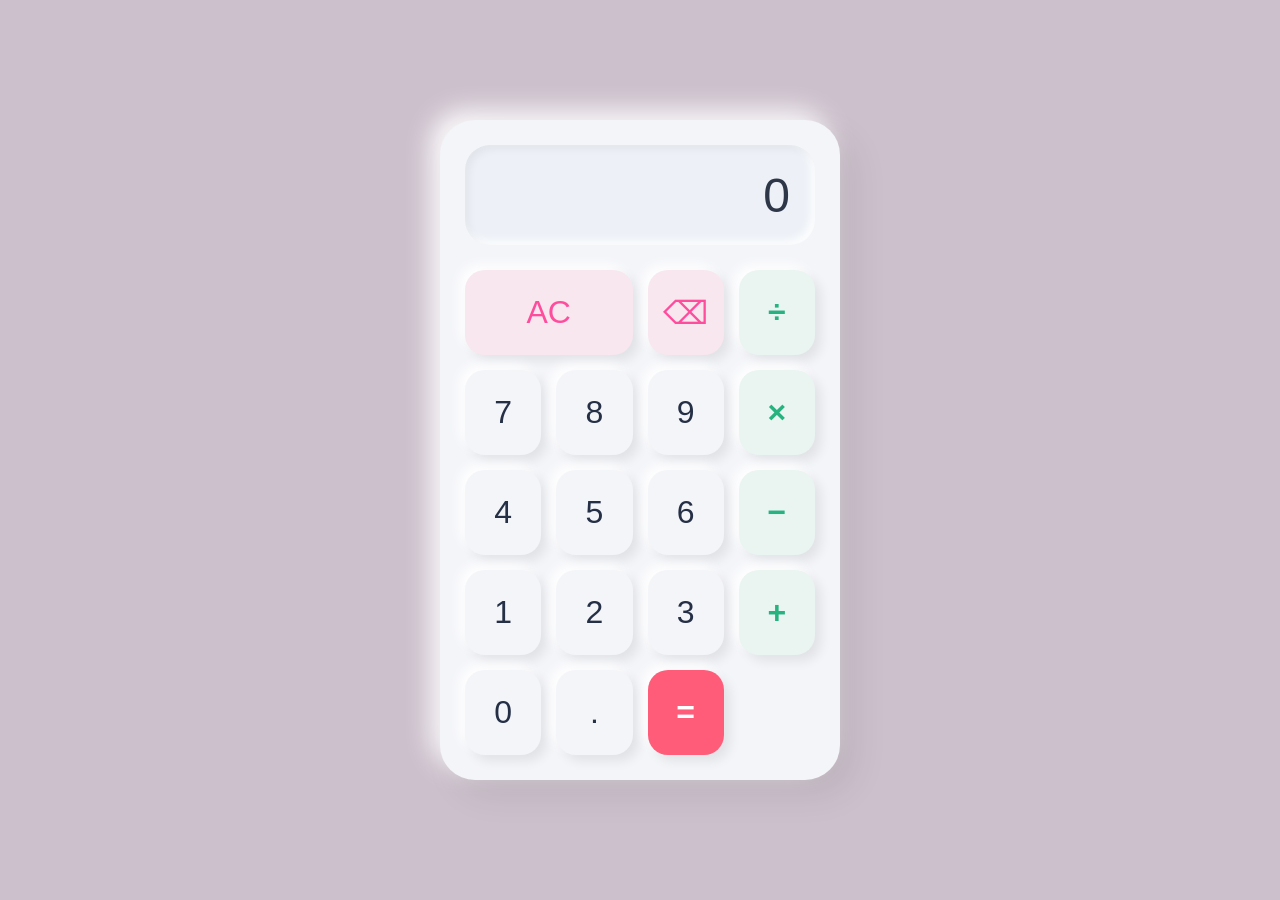
<file: Chetana_Task1/index.html>
<!DOCTYPE html>
<html lang="en">
<head>
    <meta charset="UTF-8">
    <meta name="viewport" content="width=device-width, initial-scale=1.0">
    <title>Light Calculator</title>
    <link rel="stylesheet" href="style.css">
</head>
<body>

<div class="calculator">

    <input type="text" id="display" value="0" readonly>

    <button class="ac">AC</button>
    <button class="delete">⌫</button>
    <button class="operator">÷</button>

    <button>7</button>
    <button>8</button>
    <button>9</button>
    <button class="operator">×</button>

    <button>4</button>
    <button>5</button>
    <button>6</button>
    <button class="operator">−</button>

    <button>1</button>
    <button>2</button>
    <button>3</button>
    <button class="operator">+</button>

    <button>0</button>
    <button>.</button>
    <button class="equal">=</button>

</div>

<script src="script.js"></script>

</body>
</html>
</file>
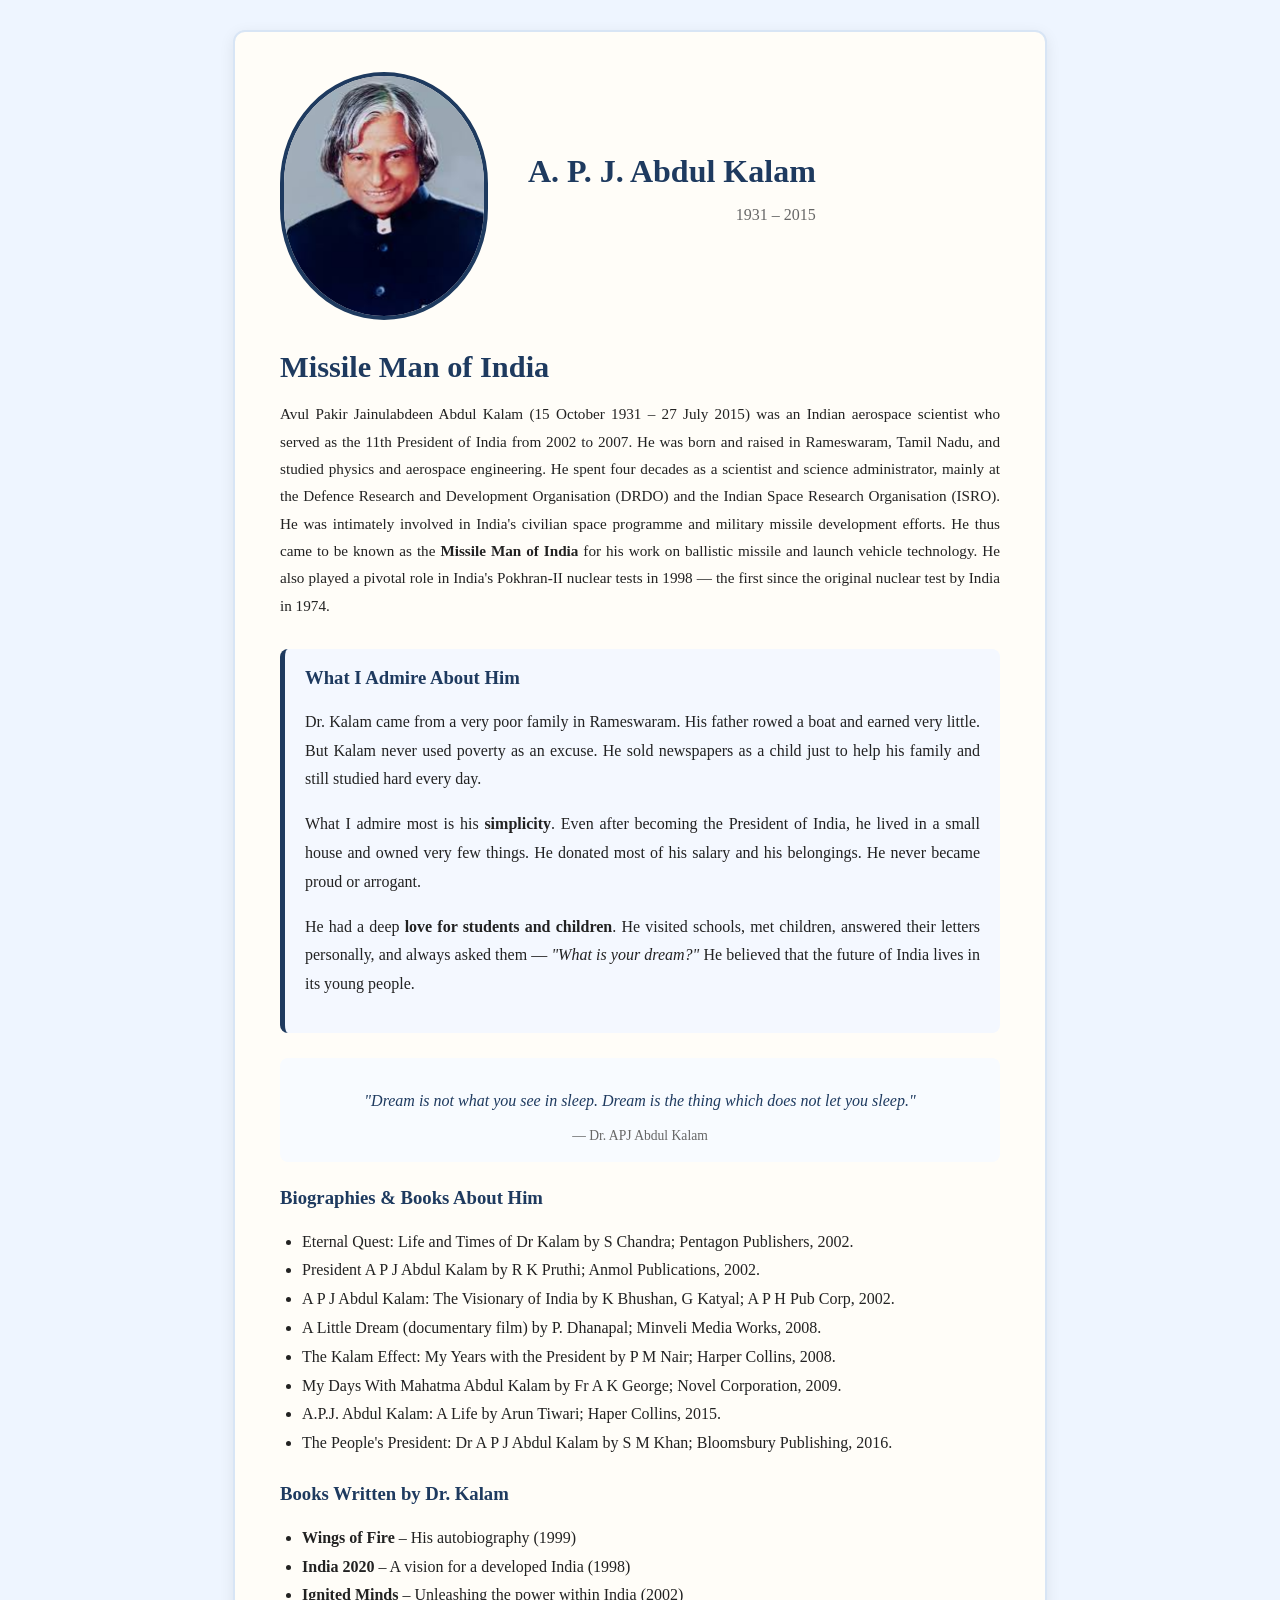
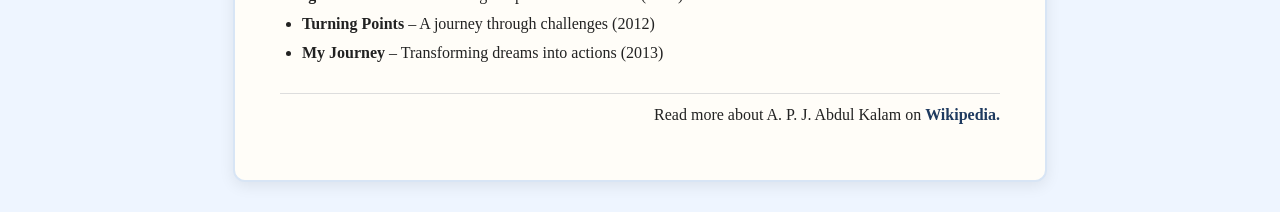
<file: Chetana_Task2/index.html>
<!DOCTYPE html>
<html lang="en">
<head>
  <meta charset="UTF-8" />
  <meta name="viewport" content="width=device-width, initial-scale=1.0"/>
  <title>Tribute to Dr. APJ Abdul Kalam</title>
  <link rel="stylesheet" href="style.css" />
</head>
<body>

  <div class="page">

    <!-- TOP: Photo + Name -->
    <div class="top-section">
      <div class="photo-box">
       <img src="kalam.jpg" alt="Dr. APJ Abdul Kalam">
      </div>
      <div class="name-box">
        <h1>A. P. J. Abdul Kalam</h1>
        <p class="years">1931 – 2015</p>
      </div>
    </div>

    <!-- TITLE -->
    <h2 class="main-title">Missile Man of India</h2>

    <!-- ABOUT PARAGRAPH -->
    <p class="about">
      Avul Pakir Jainulabdeen Abdul Kalam (15 October 1931 – 27 July 2015) was an Indian
      aerospace scientist who served as the 11th President of India from 2002 to 2007.
      He was born and raised in Rameswaram, Tamil Nadu, and studied physics and aerospace
      engineering. He spent four decades as a scientist and science administrator, mainly
      at the Defence Research and Development Organisation (DRDO) and the Indian Space
      Research Organisation (ISRO). He was intimately involved in India's civilian space
      programme and military missile development efforts. He thus came to be known as the
      <strong>Missile Man of India</strong> for his work on ballistic missile and launch
      vehicle technology. He also played a pivotal role in India's Pokhran-II nuclear
      tests in 1998 — the first since the original nuclear test by India in 1974.
    </p>

    <!-- WHAT I ADMIRE -->
    <div class="admire-box">
      <h3>What I Admire About Him</h3>
      <p>
        Dr. Kalam came from a very poor family in Rameswaram. His father rowed a boat
        and earned very little. But Kalam never used poverty as an excuse. He sold
        newspapers as a child just to help his family and still studied hard every day.
      </p>
      <p>
        What I admire most is his <strong>simplicity</strong>. Even after becoming the
        President of India, he lived in a small house and owned very few things. He
        donated most of his salary and his belongings. He never became proud or arrogant.
      </p>
      <p>
        He had a deep <strong>love for students and children</strong>. He visited schools,
        met children, answered their letters personally, and always asked them — <em>"What
        is your dream?"</em> He believed that the future of India lives in its young people.
      </p>
     
    </div>

    <!-- QUOTE -->
    <div class="quote">
      <p>
        "Dream is not what you see in sleep. Dream is the thing which does not let you sleep."
      </p>
      <span>— Dr. APJ Abdul Kalam</span>
    </div>

    <!-- BIOGRAPHIES -->
    <div class="biographies">
      <h3>Biographies &amp; Books About Him</h3>
      <ul>
        <li>Eternal Quest: Life and Times of Dr Kalam by S Chandra; Pentagon Publishers, 2002.</li>
        <li>President A P J Abdul Kalam by R K Pruthi; Anmol Publications, 2002.</li>
        <li>A P J Abdul Kalam: The Visionary of India by K Bhushan, G Katyal; A P H Pub Corp, 2002.</li>
        <li>A Little Dream (documentary film) by P. Dhanapal; Minveli Media Works, 2008.</li>
        <li>The Kalam Effect: My Years with the President by P M Nair; Harper Collins, 2008.</li>
        <li>My Days With Mahatma Abdul Kalam by Fr A K George; Novel Corporation, 2009.</li>
        <li>A.P.J. Abdul Kalam: A Life by Arun Tiwari; Haper Collins, 2015.</li>
        <li>The People's President: Dr A P J Abdul Kalam by S M Khan; Bloomsbury Publishing, 2016.</li>
      </ul>
    </div>

    <!-- BOOKS HE WROTE -->
    <div class="biographies">
      <h3>Books Written by Dr. Kalam</h3>
      <ul>
        <li><strong>Wings of Fire</strong> – His autobiography (1999)</li>
        <li><strong>India 2020</strong> – A vision for a developed India (1998)</li>
        <li><strong>Ignited Minds</strong> – Unleashing the power within India (2002)</li>
        <li><strong>Turning Points</strong> – A journey through challenges (2012)</li>
        <li><strong>My Journey</strong> – Transforming dreams into actions (2013)</li>
      </ul>
    </div>

    <!-- WIKIPEDIA LINK -->
    <p class="wiki-link">
      Read more about A. P. J. Abdul Kalam on
      <a href="https://en.wikipedia.org/wiki/A._P._J._Abdul_Kalam" target="_blank">Wikipedia.</a>
    </p>

  </div>

</body>
</html>
</file>
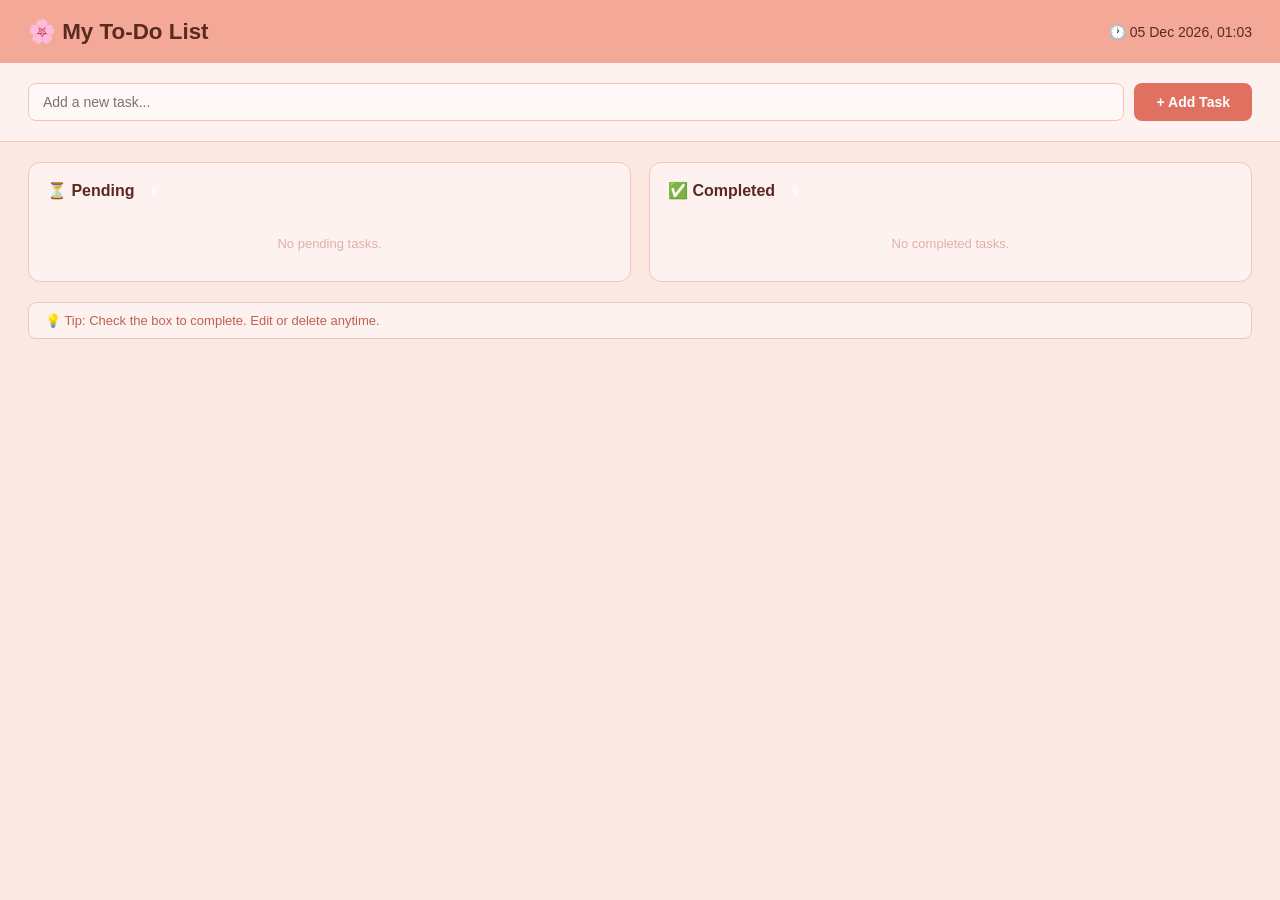
<file: Chetana_Task3/index.html>
<!DOCTYPE html>
<html lang="en">
<head>
  <meta charset="UTF-8" />
  <title>My To-Do List</title>
  <link rel="stylesheet" href="style.css" />
</head>
<body>

  <header>
    <h1>🌸 My To-Do List</h1>
    <span id="clock"></span>
  </header>

  <div class="input-row">
    <input type="text" id="inp" placeholder="Add a new task..." />
    <button onclick="addTask()">+ Add Task</button>
  </div>

  <div class="cols">
    <div class="box">
      <h2 class="pink">⏳ Pending <span class="badge pink" id="pc">0</span></h2>
      <div id="pendingList"></div>
    </div>
    <div class="box">
      <h2 class="teal">✅ Completed <span class="badge teal" id="cc">0</span></h2>
      <div id="completedList"></div>
    </div>
  </div>

  <div class="tip">💡 Tip: Check the box to complete. Edit or delete anytime.</div>

  <script src="script.js"></script>
</body>
</html>
</file>
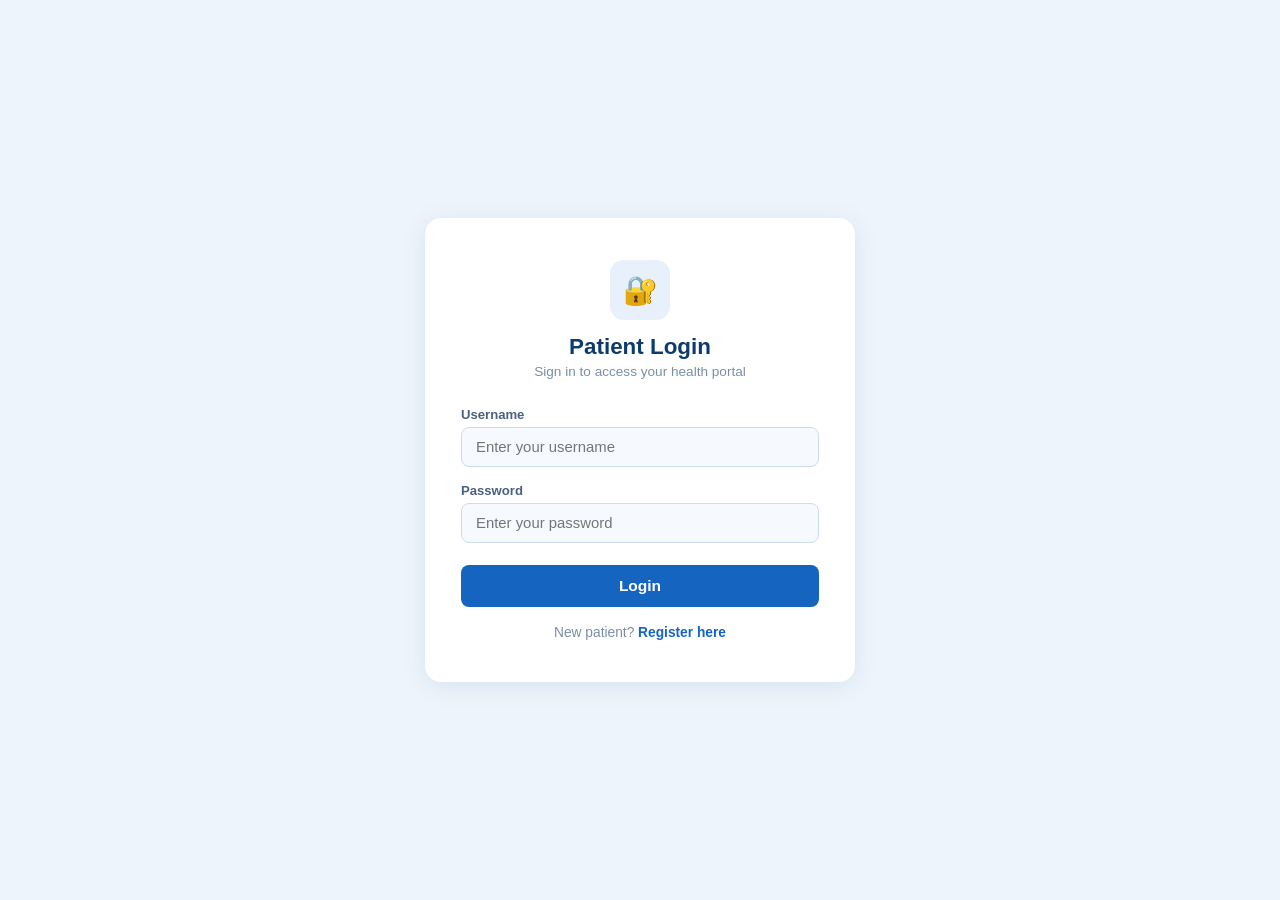
<file: Chetana_Task4/index.html>
<!DOCTYPE html>
<html lang="en">
<head>
  <meta charset="UTF-8"/>
  <meta name="viewport" content="width=device-width, initial-scale=1.0"/>
  <title>MediCare — Patient Login</title>
  <link rel="stylesheet" href="style.css"/>
</head>
<body class="auth">

  <div class="card">
    <div class="card-top">
      <div class="icon">🔐</div>
      <h1>Patient Login</h1>
      <p>Sign in to access your health portal</p>
    </div>

    <div id="login-msg" class="msg"></div>

    <form onsubmit="loginPatient(event)">
      <div class="field">
        <label>Username</label>
        <input type="text" id="l-user" placeholder="Enter your username"/>
      </div>
      <div class="field">
        <label>Password</label>
        <input type="password" id="l-pass" placeholder="Enter your password"/>
      </div>
      <button type="submit" class="btn">Login</button>
    </form>

    <div class="switch">New patient? <a href="register.html">Register here</a></div>
  </div>

  <script src="script.js"></script>
</body>
</html>
</file>
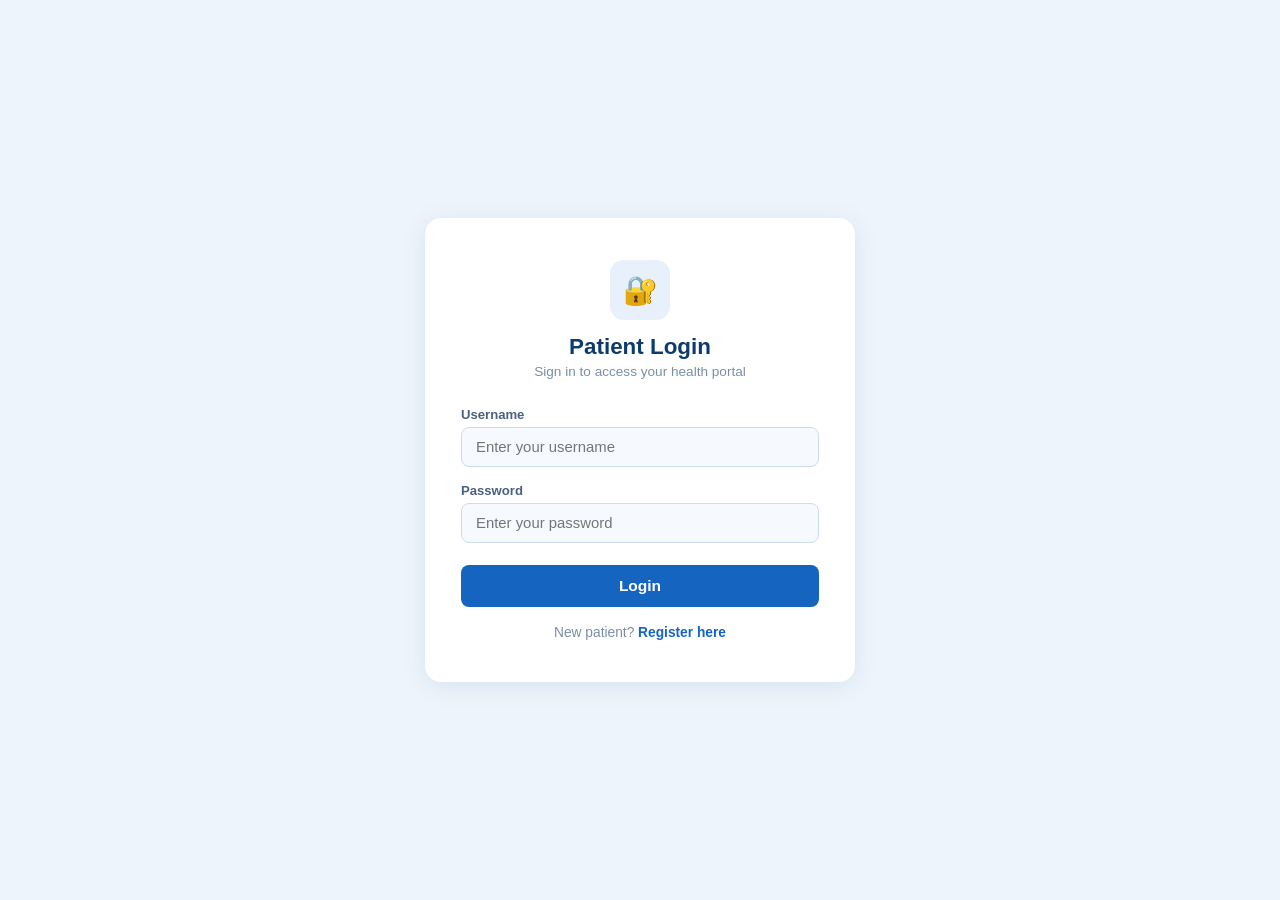
<file: Chetana_Task4/dashboard.html>
<!DOCTYPE html>
<html lang="en">
<head>
  <meta charset="UTF-8"/>
  <meta name="viewport" content="width=device-width, initial-scale=1.0"/>
  <title>MediCare — Patient Dashboard</title>
  <link rel="stylesheet" href="style.css"/>
</head>
<body class="dash">

  <!-- Navbar -->
  <nav class="nav">
    <div class="nav-brand">
      <div class="nav-logo">🏥</div>
      Medi<span>Care</span>
    </div>
    <div class="nav-links">
      <button>Home</button>
      <button>Records</button>
      <button>Appointments</button>
      <button class="logout" onclick="logoutPatient()">Logout</button>
      <div class="avatar" id="d-avatar">--</div>
    </div>
  </nav>

  <!-- Main content -->
  <div class="main">

    <!-- Hero -->
    <div class="hero">
      <div>
        <h2 id="d-welcome">Welcome back!</h2>
        <p id="d-email">Loading…</p>
        <div class="hero-pills">
          <span class="pill pill-blue">🏥 MediCare Hospital</span>
          <span class="pill pill-green">✅ Active Patient</span>
        </div>
      </div>
      <div class="pulse-icon">🩺</div>
    </div>

    <!-- Stats row -->
    <div class="stats">
      <div class="stat">
        <div class="stat-num" style="color:#1565c0">3</div>
        <div class="stat-lbl">Appointments</div>
      </div>
      <div class="stat">
        <div class="stat-num" style="color:#2e7d32">4</div>
        <div class="stat-lbl">Medications</div>
      </div>
      <div class="stat">
        <div class="stat-num" style="color:#c62828">2</div>
        <div class="stat-lbl">Lab Reports</div>
      </div>
      <div class="stat">
        <div class="stat-num" style="color:#6a1b9a">98%</div>
        <div class="stat-lbl">Health Score</div>
      </div>
    </div>

    <!-- Patient Info + Appointments -->
    <div class="row2">

      <!-- Patient Info -->
      <div class="panel">
        <div class="panel-title"><div class="dot"></div>Patient information</div>

        <div class="info-row">
          <span class="info-icon">🪪</span>
          <div><div class="info-label">Patient ID</div><div class="info-val" id="d-pid">—</div></div>
        </div>
        <div class="info-row">
          <span class="info-icon">👤</span>
          <div><div class="info-label">Full name</div><div class="info-val" id="d-name">—</div></div>
        </div>
        <div class="info-row">
          <span class="info-icon">🎂</span>
          <div><div class="info-label">Age</div><div class="info-val" id="d-age">—</div></div>
        </div>
        <div class="info-row">
          <span class="info-icon">🩸</span>
          <div><div class="info-label">Blood group</div><div class="info-val" id="d-blood">—</div></div>
        </div>
        <div class="info-row">
          <span class="info-icon">🛏️</span>
          <div><div class="info-label">Ward</div><div class="info-val" id="d-ward">—</div></div>
        </div>
        <div class="info-row">
          <span class="info-icon">🩺</span>
          <div><div class="info-label">Doctor</div><div class="info-val">Dr. Mehta (Cardiology)</div></div>
        </div>
      </div>

      <!-- Upcoming Appointments -->
      <div class="panel">
        <div class="panel-title"><div class="dot"></div>Upcoming appointments</div>

        <div class="appt">
          <div class="appt-date"><div class="dd">14</div><div class="mo">JUL</div></div>
          <div class="appt-info">
            <div class="appt-dr">Dr. Mehta</div>
            <div class="appt-spec">Cardiology · 10:00 AM</div>
          </div>
          <span class="appt-badge badge-conf">Confirmed</span>
        </div>
        <div class="appt">
          <div class="appt-date"><div class="dd">21</div><div class="mo">JUL</div></div>
          <div class="appt-info">
            <div class="appt-dr">Dr. Kapoor</div>
            <div class="appt-spec">Radiology · 2:30 PM</div>
          </div>
          <span class="appt-badge badge-pend">Pending</span>
        </div>
        <div class="appt">
          <div class="appt-date"><div class="dd">28</div><div class="mo">JUL</div></div>
          <div class="appt-info">
            <div class="appt-dr">Dr. Rathi</div>
            <div class="appt-spec">General · 9:00 AM</div>
          </div>
          <span class="appt-badge badge-conf">Confirmed</span>
        </div>
      </div>
    </div>

    <!-- Vitals + Medications -->
    <div class="row2">

      <!-- Vitals -->
      <div class="panel">
        <div class="panel-title"><div class="dot"></div>Current vitals</div>
        <div class="vitals">
          <div class="vital-box">
            <div class="vital-val" style="color:#c62828">120<span class="vital-unit">/80</span></div>
            <div class="vital-name">Blood pressure</div>
          </div>
          <div class="vital-box">
            <div class="vital-val" style="color:#1565c0">72 <span class="vital-unit">bpm</span></div>
            <div class="vital-name">Heart rate</div>
          </div>
          <div class="vital-box">
            <div class="vital-val" style="color:#2e7d32">98 <span class="vital-unit">%</span></div>
            <div class="vital-name">Oxygen level</div>
          </div>
          <div class="vital-box">
            <div class="vital-val" style="color:#f57c00">98.6 <span class="vital-unit">°F</span></div>
            <div class="vital-name">Temperature</div>
          </div>
        </div>
      </div>

      <!-- Medications -->
      <div class="panel">
        <div class="panel-title"><div class="dot"></div>Current medications</div>

        <div class="med">
          <div class="med-dot" style="background:#1565c0"></div>
          <div><div class="med-name">Metoprolol</div><div class="med-dose">25 mg · once daily</div></div>
          <span class="med-time">Morning</span>
        </div>
        <div class="med">
          <div class="med-dot" style="background:#2e7d32"></div>
          <div><div class="med-name">Aspirin</div><div class="med-dose">75 mg · once daily</div></div>
          <span class="med-time">Morning</span>
        </div>
        <div class="med">
          <div class="med-dot" style="background:#c62828"></div>
          <div><div class="med-name">Atorvastatin</div><div class="med-dose">10 mg · at night</div></div>
          <span class="med-time">Night</span>
        </div>
        <div class="med">
          <div class="med-dot" style="background:#6a1b9a"></div>
          <div><div class="med-name">Amlodipine</div><div class="med-dose">5 mg · once daily</div></div>
          <span class="med-time">Evening</span>
        </div>
      </div>
    </div>

    <!-- Quick Actions -->
    <div class="panel">
      <div class="panel-title"><div class="dot"></div>Quick actions</div>
      <div class="actions">
        <div class="act-btn"><div class="act-icon">📅</div>Book appointment</div>
        <div class="act-btn"><div class="act-icon">🧪</div>Lab reports</div>
        <div class="act-btn"><div class="act-icon">💊</div>Prescriptions</div>
        <div class="act-btn"><div class="act-icon">📋</div>Medical history</div>
        <div class="act-btn"><div class="act-icon">💬</div>Message doctor</div>
        <div class="act-btn"><div class="act-icon">🚑</div>Emergency</div>
      </div>
    </div>

    <!-- Logout -->
    <div class="logout-wrap">
      <button class="btn btn-red" onclick="logoutPatient()">Logout</button>
    </div>

  </div>

  <script src="script.js"></script>
  <script>loadDashboard();</script>
</body>
</html>
</file>
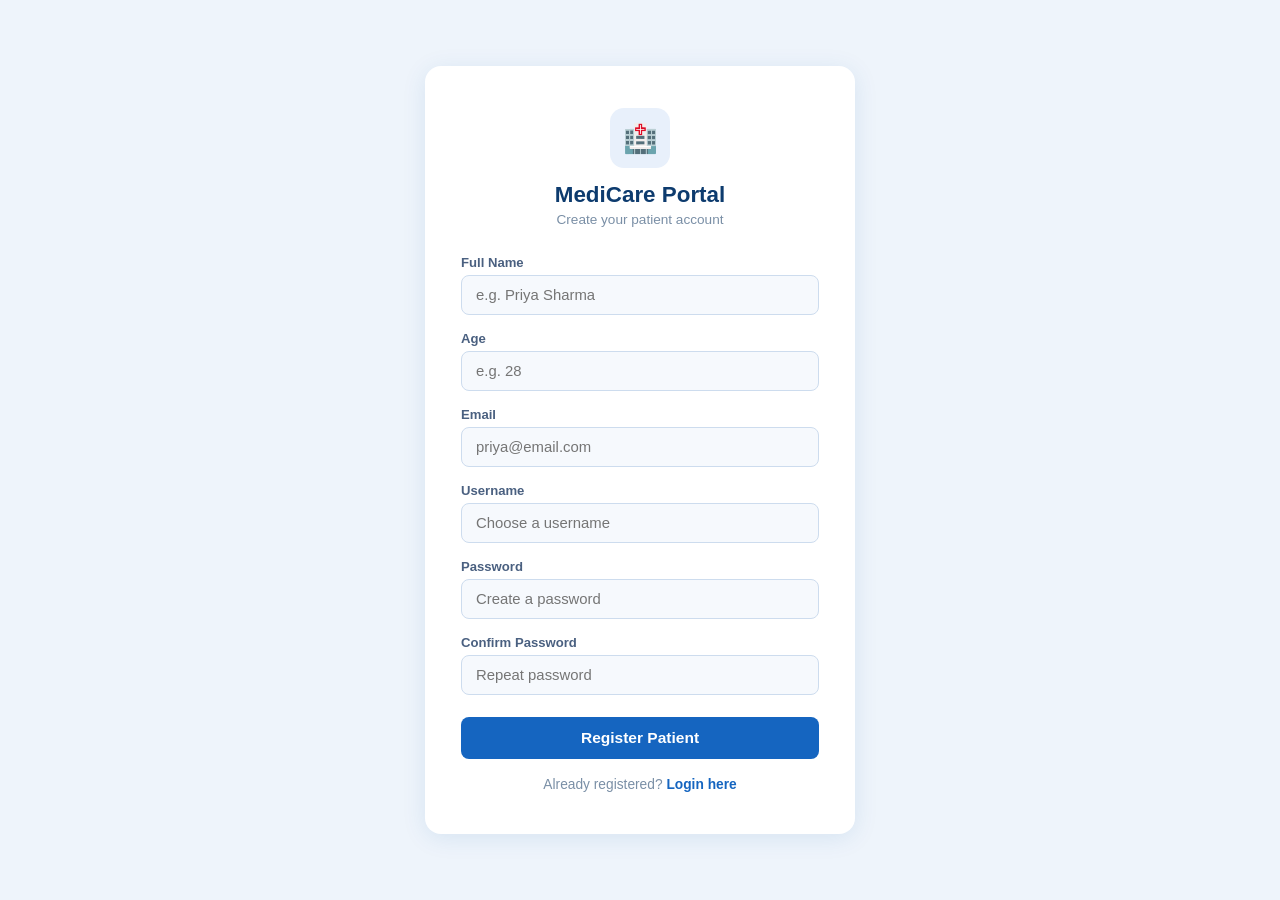
<file: Chetana_Task4/register.html>
<!DOCTYPE html>
<html lang="en">
<head>
  <meta charset="UTF-8"/>
  <meta name="viewport" content="width=device-width, initial-scale=1.0"/>
  <title>MediCare — Patient Registration</title>
  <link rel="stylesheet" href="style.css"/>
</head>
<body class="auth">

  <div class="card">
    <div class="card-top">
      <div class="icon">🏥</div>
      <h1>MediCare Portal</h1>
      <p>Create your patient account</p>
    </div>

    <div id="reg-msg" class="msg"></div>

    <form onsubmit="registerPatient(event)">
      <div class="field">
        <label>Full Name</label>
        <input type="text" id="r-name" placeholder="e.g. Priya Sharma"/>
      </div>
      <div class="field">
        <label>Age</label>
        <input type="number" id="r-age" placeholder="e.g. 28" min="1" max="120"/>
      </div>
      <div class="field">
        <label>Email</label>
        <input type="email" id="r-email" placeholder="priya@email.com"/>
      </div>
      <div class="field">
        <label>Username</label>
        <input type="text" id="r-user" placeholder="Choose a username"/>
      </div>
      <div class="field">
        <label>Password</label>
        <input type="password" id="r-pass" placeholder="Create a password"/>
      </div>
      <div class="field">
        <label>Confirm Password</label>
        <input type="password" id="r-confirm" placeholder="Repeat password"/>
      </div>
      <button type="submit" class="btn">Register Patient</button>
    </form>

    <div class="switch">Already registered? <a href="login.html">Login here</a></div>
  </div>

  <script src="script.js"></script>
</body>
</html>
</file>
<file: Chetana_Task1/style.css>
*{
    margin:0;
    padding:0;
    box-sizing:border-box;
    font-family:'Segoe UI',sans-serif;
}

body{
    min-height:100vh;
    display:flex;
    justify-content:center;
    align-items:center;

    background:#ccc0cc;
}

.calculator{
    width:400px;

    padding:25px;

    border-radius:35px;

    background:#f4f5f9;

    box-shadow:
    15px 15px 35px rgba(0,0,0,0.08),
    -10px -10px 25px rgba(255,255,255,0.9);

    display:grid;
    grid-template-columns:repeat(4,1fr);
    gap:15px;
}

#display{
    grid-column:span 4;

    height:100px;

    border:none;
    outline:none;

    border-radius:25px;

    background:#edf1f7;

    box-shadow:
    inset 4px 4px 8px rgba(0,0,0,0.05),
    inset -4px -4px 8px rgba(255,255,255,0.9);

    font-size:48px;
    text-align:right;

    padding-right:25px;

    color:#2d3748;

    margin-bottom:10px;
}

button{
    height:85px;

    border:none;

    border-radius:20px;

    font-size:32px;

    cursor:pointer;

    background:#f4f5f9;

    color:#253046;

    box-shadow:
    6px 6px 12px rgba(0,0,0,0.08),
    -6px -6px 12px rgba(255,255,255,0.9);

    transition:0.2s;
}

button:hover{
    transform:translateY(-2px);
}

button:active{
    transform:scale(0.95);
}

.ac{
    grid-column:span 2;

    background:#f8e7ee;
    color:#ff4d9d;
}

.delete{
    background:#f8e7ee;
    color:#ff4d9d;
}

.operator{
    background:#eaf5f2;
    color:#26b37f;
    font-weight:600;
}

.equal{
    background:#ff5c7a;
    color:white;
    font-weight:bold;
}
</file>
<file: Chetana_Task2/style.css>
/* ── Body ── */
body {
  margin: 0;
  padding: 30px 15px;
  background-color: #eef5ff;
  font-family: Georgia, 'Times New Roman', serif;
  color: #222;
}

/* ── Main Card ── */
.page {
  max-width: 720px;
  margin: 0 auto;
  background-color: #fffdf8;
  border: 2px solid #d8e5f5;
  border-radius: 12px;
  padding: 40px 45px;
  box-shadow: 0 4px 15px rgba(0, 0, 0, 0.08);
}

/* ── Top Section ── */
.top-section {
  display: flex;
  align-items: center;
  gap: 40px;
  margin-bottom: 30px;
}

/* ── Image ── */
.photo-box img {
  width: 200px;
  height: 240px;
  object-fit: cover;
  object-position: top;
  border-radius: 50% / 45%;
  border: 4px solid #1e3a5f;
  display: block;
}

/* ── Name ── */
.name-box h1 {
  font-size: 2rem;
  margin: 0 0 8px;
  color: #1e3a5f;
}

.years {
  font-size: 1rem;
  color: #666;
  text-align: right;
}

/* ── Main Heading ── */
.main-title {
  font-size: 1.9rem;
  color: #1e3a5f;
  margin-bottom: 15px;
}

/* ── Paragraph ── */
.about {
  font-size: 0.95rem;
  line-height: 1.8;
  text-align: justify;
  margin-bottom: 30px;
}

/* ── Admire Section ── */
.admire-box {
  background: #f4f8ff;
  border-left: 5px solid #1e3a5f;
  padding: 18px 20px;
  border-radius: 8px;
  margin-bottom: 25px;
}

.admire-box h3 {
  margin-top: 0;
  color: #1e3a5f;
}

.admire-box p {
  line-height: 1.8;
  text-align: justify;
}

/* ── Quote ── */
.quote {
  text-align: center;
  background: #f8fbff;
  padding: 18px;
  border-radius: 8px;
  margin: 25px 0;
}

.quote p {
  font-style: italic;
  font-size: 1rem;
  color: #1e3a5f;
}

.quote span {
  color: #666;
  font-size: 0.85rem;
}

/* ── Achievements ── */
.biographies {
  margin-bottom: 25px;
}

.biographies h3 {
  color: #1e3a5f;
}

.biographies ul {
  padding-left: 22px;
}

.biographies li {
  line-height: 1.8;
}

/* ── Footer Link ── */
.wiki-link {
  text-align: right;
  margin-top: 20px;
  border-top: 1px solid #ddd;
  padding-top: 12px;
}

.wiki-link a {
  color: #1e3a5f;
  font-weight: bold;
  text-decoration: none;
}

.wiki-link a:hover {
  text-decoration: underline;
}

/* ── Responsive ── */
@media (max-width: 560px) {
  .top-section {
    flex-direction: column;
    text-align: center;
  }

  .years {
    text-align: center;
  }

  .page {
    padding: 25px 20px;
  }
}
</file>
<file: Chetana_Task3/style.css>
* { box-sizing: border-box; margin: 0; padding: 0; }

body {
  font-family: 'Segoe UI', sans-serif;
  background: #fce8e2;
  color: #5a2a20;
}

header {
  background: #f4a898;
  color: #5a2a20;
  padding: 18px 28px;
  display: flex;
  justify-content: space-between;
  align-items: center;
  font-size: 14px;
}
header h1 { font-size: 1.4rem; }

.input-row {
  display: flex;
  gap: 10px;
  padding: 20px 28px;
  background: #fdf2ef;
  border-bottom: 1px solid #f4c4b8;
}
.input-row input {
  flex: 1;
  padding: 10px 14px;
  border: 1.5px solid #f4c4b8;
  border-radius: 8px;
  font-size: 14px;
  outline: none;
  background: #fff8f6;
  color: #5a2a20;
}
.input-row input:focus { border-color: #e07060; }
.input-row button {
  padding: 10px 22px;
  background: #e07060;
  color: white;
  border: none;
  border-radius: 8px;
  font-size: 14px;
  font-weight: bold;
  cursor: pointer;
}
.input-row button:hover { background: #c95a4a; }

.cols {
  display: flex;
  gap: 18px;
  padding: 20px 28px;
}
.box {
  flex: 1;
  background: #fdf2ef;
  border: 1px solid #f4c4b8;
  border-radius: 12px;
  padding: 18px;
}
.box h2 {
  font-size: 1rem;
  margin-bottom: 14px;
  padding-bottom: 10px;
  display: flex;
  align-items: center;
  gap: 8px;
}
.salmon { color: #d45a45; border-bottom: 2px solid #d45a45; }
.rose   { color: #b03060; border-bottom: 2px solid #b03060; }

.badge {
  font-size: 11px;
  font-weight: bold;
  color: white;
  border-radius: 999px;
  padding: 2px 9px;
}
.badge.salmon { background: #d45a45; }
.badge.rose   { background: #b03060; }

.card {
  border: 1px solid #f4c4b8;
  border-radius: 8px;
  padding: 10px 12px;
  margin-bottom: 8px;
  display: flex;
  align-items: flex-start;
  gap: 8px;
  background: #fff8f6;
}
.card input[type="checkbox"] {
  width: 16px; height: 16px;
  margin-top: 3px;
  accent-color: #b03060;
  cursor: pointer;
  flex-shrink: 0;
}
.info { flex: 1; }
.name { font-size: 14px; font-weight: 600; color: #5a2a20; }
.name.done { text-decoration: line-through; color: #c4a09a; }
.date { font-size: 11px; color: #c4a09a; margin-top: 3px; }
.date.r { color: #b03060; }
.btns { display: flex; gap: 5px; }
.btns button {
  padding: 4px 10px;
  font-size: 12px;
  border: 1px solid #f4c4b8;
  border-radius: 6px;
  cursor: pointer;
  background: #fdf2ef;
  color: #a05050;
}
.btns button:hover { background: #f4c4b8; }

.empty { font-size: 13px; color: #e0b0a8; text-align: center; padding: 12px 0; }

.tip {
  margin: 0 28px 28px;
  background: #fdf2ef;
  border: 1px solid #f4c4b8;
  border-radius: 8px;
  padding: 10px 16px;
  font-size: 13px;
  color: #c06050;
}
</file>
<file: Chetana_Task4/style.css>
/* ── Reset ── */
* { margin: 0; padding: 0; box-sizing: border-box; }

/* ── Auth pages (register & login) ── */
body.auth {
  font-family: 'Segoe UI', sans-serif;
  background: #eef4fb;
  min-height: 100vh;
  display: flex;
  align-items: center;
  justify-content: center;
  padding: 20px;
}

/* Card */
.card {
  background: #fff;
  border-radius: 16px;
  box-shadow: 0 4px 24px rgba(0,90,160,0.10);
  padding: 42px 36px;
  width: 100%;
  max-width: 430px;
}

/* Card top */
.card-top {
  text-align: center;
  margin-bottom: 28px;
}
.card-top .icon {
  width: 60px; height: 60px;
  border-radius: 14px;
  background: #e8f0fb;
  display: flex; align-items: center; justify-content: center;
  margin: 0 auto 14px;
  font-size: 28px;
}
.card-top h1 { font-size: 1.4rem; color: #0d3b6e; font-weight: 700; }
.card-top p  { font-size: 0.85rem; color: #7a8fa6; margin-top: 4px; }

/* Form */
.field { margin-bottom: 16px; }
.field label { display: block; font-size: 0.82rem; font-weight: 600; color: #4a6080; margin-bottom: 5px; }
.field input {
  width: 100%; padding: 11px 14px;
  border: 1.5px solid #cddcee;
  border-radius: 8px; font-size: 0.93rem;
  background: #f6f9fd; color: #1a2d42; outline: none;
  transition: border-color .2s, box-shadow .2s;
}
.field input:focus { border-color: #2176c7; box-shadow: 0 0 0 3px rgba(33,118,199,.12); background: #fff; }

/* Buttons */
.btn {
  width: 100%; padding: 12px;
  background: #1565c0; color: #fff;
  border: none; border-radius: 8px;
  font-size: 0.97rem; font-weight: 600; cursor: pointer;
  transition: background .2s, transform .1s;
  margin-top: 6px;
}
.btn:hover { background: #0d47a1; transform: translateY(-1px); }
.btn:active { transform: translateY(0); }
.btn-red { background: #c62828; }
.btn-red:hover { background: #b71c1c; }

/* Messages */
.msg { padding: 10px 14px; border-radius: 8px; font-size: 0.86rem; margin-bottom: 14px; display: none; }
.msg.err { background: #fdecea; color: #b71c1c; border: 1px solid #f5c6c6; }
.msg.ok  { background: #e8f5e9; color: #1b5e20; border: 1px solid #c8e6c9; }

/* Link row */
.switch { text-align: center; margin-top: 18px; font-size: 0.86rem; color: #7a8fa6; }
.switch a { color: #1565c0; font-weight: 600; text-decoration: none; }
.switch a:hover { text-decoration: underline; }

/* ───────────────────────────────────────────
   DASHBOARD PAGE
─────────────────────────────────────────── */
body.dash {
  font-family: 'Segoe UI', sans-serif;
  background: #eef4fb;
  color: #1a2d42;
}

/* Navbar */
.nav {
  background: #0d3b6e;
  display: flex; align-items: center; justify-content: space-between;
  padding: 0 28px; height: 60px;
  position: sticky; top: 0; z-index: 50;
}
.nav-brand { display: flex; align-items: center; gap: 10px; color: #fff; font-size: 1.1rem; font-weight: 700; }
.nav-brand span { color: #64b5f6; }
.nav-logo { width: 34px; height: 34px; border-radius: 8px; background: #1565c0; display: flex; align-items: center; justify-content: center; font-size: 18px; }
.nav-links { display: flex; align-items: center; gap: 4px; }
.nav-links button {
  background: none; border: none; color: #b0c8e8;
  font-size: 0.88rem; font-weight: 500; padding: 8px 14px;
  border-radius: 6px; cursor: pointer; transition: background .15s, color .15s;
}
.nav-links button:hover { background: rgba(255,255,255,.12); color: #fff; }
.nav-links .logout { color: #ef9a9a; }
.nav-links .logout:hover { background: rgba(239,154,154,.15); color: #fff; }
.avatar { width: 34px; height: 34px; border-radius: 50%; background: #1565c0; border: 2px solid #64b5f6; color: #fff; display: flex; align-items: center; justify-content: center; font-size: 13px; font-weight: 700; }

/* Main */
.main { max-width: 860px; margin: 30px auto; padding: 0 16px 60px; }

/* Hero */
.hero {
  background: #fff; border-radius: 16px;
  border: 1px solid #d0e4f8;
  padding: 28px 32px; margin-bottom: 22px;
  display: flex; align-items: center; justify-content: space-between; gap: 16px;
}
.hero h2 { font-size: 1.35rem; color: #0d3b6e; font-weight: 700; margin-bottom: 6px; }
.hero p  { font-size: 0.88rem; color: #7a8fa6; }
.hero-pills { display: flex; gap: 8px; flex-wrap: wrap; margin-top: 12px; }
.pill {
  padding: 4px 12px; border-radius: 20px; font-size: 12px; font-weight: 600;
  border: 1px solid transparent;
}
.pill-blue  { background: #e3f2fd; color: #0d47a1; border-color: #bbdefb; }
.pill-green { background: #e8f5e9; color: #1b5e20; border-color: #c8e6c9; }
.pulse-icon { font-size: 52px; flex-shrink: 0; }

/* Stats */
.stats { display: grid; grid-template-columns: repeat(4,1fr); gap: 12px; margin-bottom: 22px; }
.stat {
  background: #fff; border-radius: 10px; border: 1px solid #d0e4f8;
  padding: 16px 14px; text-align: center;
}
.stat-num { font-size: 1.5rem; font-weight: 700; }
.stat-lbl { font-size: 12px; color: #7a8fa6; margin-top: 3px; }

/* Two-col section row */
.row2 { display: grid; grid-template-columns: 1fr 1fr; gap: 16px; margin-bottom: 22px; }

/* Panel */
.panel { background: #fff; border-radius: 14px; border: 1px solid #d0e4f8; padding: 22px 22px; }
.panel-title {
  font-size: 0.9rem; font-weight: 700; color: #0d3b6e;
  display: flex; align-items: center; gap: 8px;
  margin-bottom: 16px; padding-bottom: 10px;
  border-bottom: 1px solid #e8f0fb;
}
.panel-title .dot { width: 8px; height: 8px; border-radius: 50%; background: #1565c0; }

/* Info rows */
.info-row {
  display: flex; align-items: flex-start; gap: 12px;
  padding: 10px 0; border-bottom: 1px solid #f0f5fb;
  font-size: 0.88rem;
}
.info-row:last-child { border-bottom: none; }
.info-icon { font-size: 16px; flex-shrink: 0; padding-top: 1px; }
.info-label { color: #7a8fa6; font-size: 0.78rem; margin-bottom: 2px; }
.info-val   { color: #1a2d42; font-weight: 600; }

/* Appointments */
.appt {
  display: flex; align-items: center; gap: 12px;
  padding: 10px 0; border-bottom: 1px solid #f0f5fb;
}
.appt:last-child { border-bottom: none; }
.appt-date {
  width: 44px; height: 44px; border-radius: 10px; background: #e3f2fd;
  display: flex; flex-direction: column; align-items: center; justify-content: center;
  flex-shrink: 0;
}
.appt-date .dd { font-size: 1rem; font-weight: 700; color: #0d47a1; line-height: 1; }
.appt-date .mo { font-size: 10px; color: #1565c0; font-weight: 600; }
.appt-info { flex: 1; min-width: 0; }
.appt-dr   { font-size: 0.88rem; font-weight: 600; color: #1a2d42; }
.appt-spec { font-size: 0.78rem; color: #7a8fa6; }
.appt-badge {
  font-size: 11px; font-weight: 600; padding: 3px 9px; border-radius: 20px;
  flex-shrink: 0;
}
.badge-conf { background: #e8f5e9; color: #1b5e20; }
.badge-pend { background: #fff8e1; color: #795548; }

/* Vitals */
.vitals { display: grid; grid-template-columns: 1fr 1fr; gap: 10px; }
.vital-box {
  background: #f6f9fd; border-radius: 10px; border: 1px solid #d0e4f8;
  padding: 14px 12px; text-align: center;
}
.vital-val  { font-size: 1.25rem; font-weight: 700; }
.vital-unit { font-size: 11px; color: #7a8fa6; }
.vital-name { font-size: 12px; color: #7a8fa6; margin-top: 4px; }

/* Meds */
.med {
  display: flex; align-items: center; gap: 12px;
  padding: 10px 0; border-bottom: 1px solid #f0f5fb;
  font-size: 0.88rem;
}
.med:last-child { border-bottom: none; }
.med-dot { width: 10px; height: 10px; border-radius: 50%; flex-shrink: 0; }
.med-name { font-weight: 600; color: #1a2d42; }
.med-dose { font-size: 0.78rem; color: #7a8fa6; }
.med-time { margin-left: auto; font-size: 11px; background: #e3f2fd; color: #0d47a1; padding: 3px 8px; border-radius: 10px; font-weight: 600; }

/* Quick actions */
.actions { display: grid; grid-template-columns: repeat(3,1fr); gap: 10px; }
.act-btn {
  display: flex; flex-direction: column; align-items: center; gap: 6px;
  padding: 16px 8px; border-radius: 10px;
  border: 1px solid #d0e4f8; background: #f6f9fd;
  font-size: 12px; font-weight: 600; color: #1565c0;
  cursor: pointer; transition: background .15s, border-color .15s, transform .1s;
  text-align: center;
}
.act-btn:hover { background: #1565c0; color: #fff; border-color: #1565c0; transform: translateY(-2px); }
.act-icon { font-size: 22px; }

/* Bottom logout */
.logout-wrap { text-align: center; margin-top: 28px; }
.logout-wrap .btn { max-width: 200px; margin: 0 auto; }

/* Responsive */
@media (max-width: 620px) {
  .stats { grid-template-columns: 1fr 1fr; }
  .row2  { grid-template-columns: 1fr; }
  .actions { grid-template-columns: 1fr 1fr; }
  .nav { padding: 0 14px; }
  .hero { flex-direction: column; }
}
</file>
